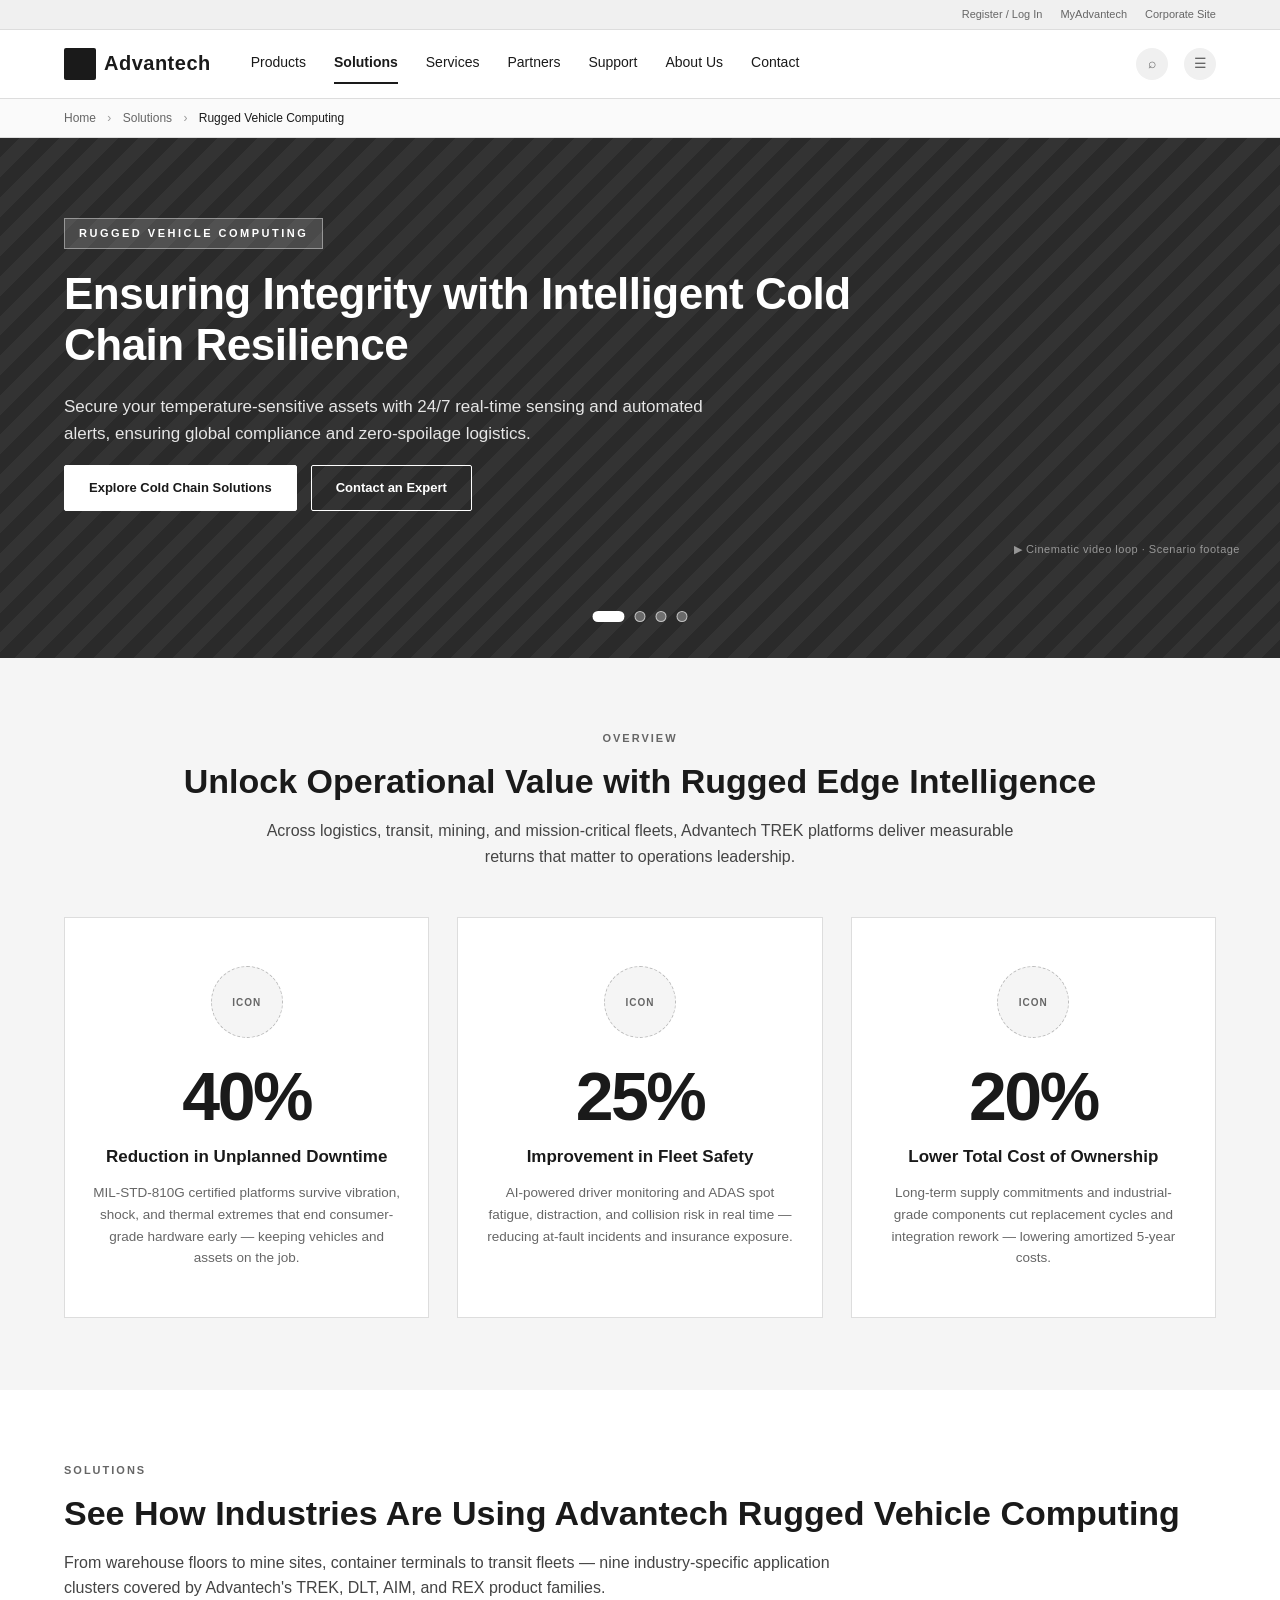
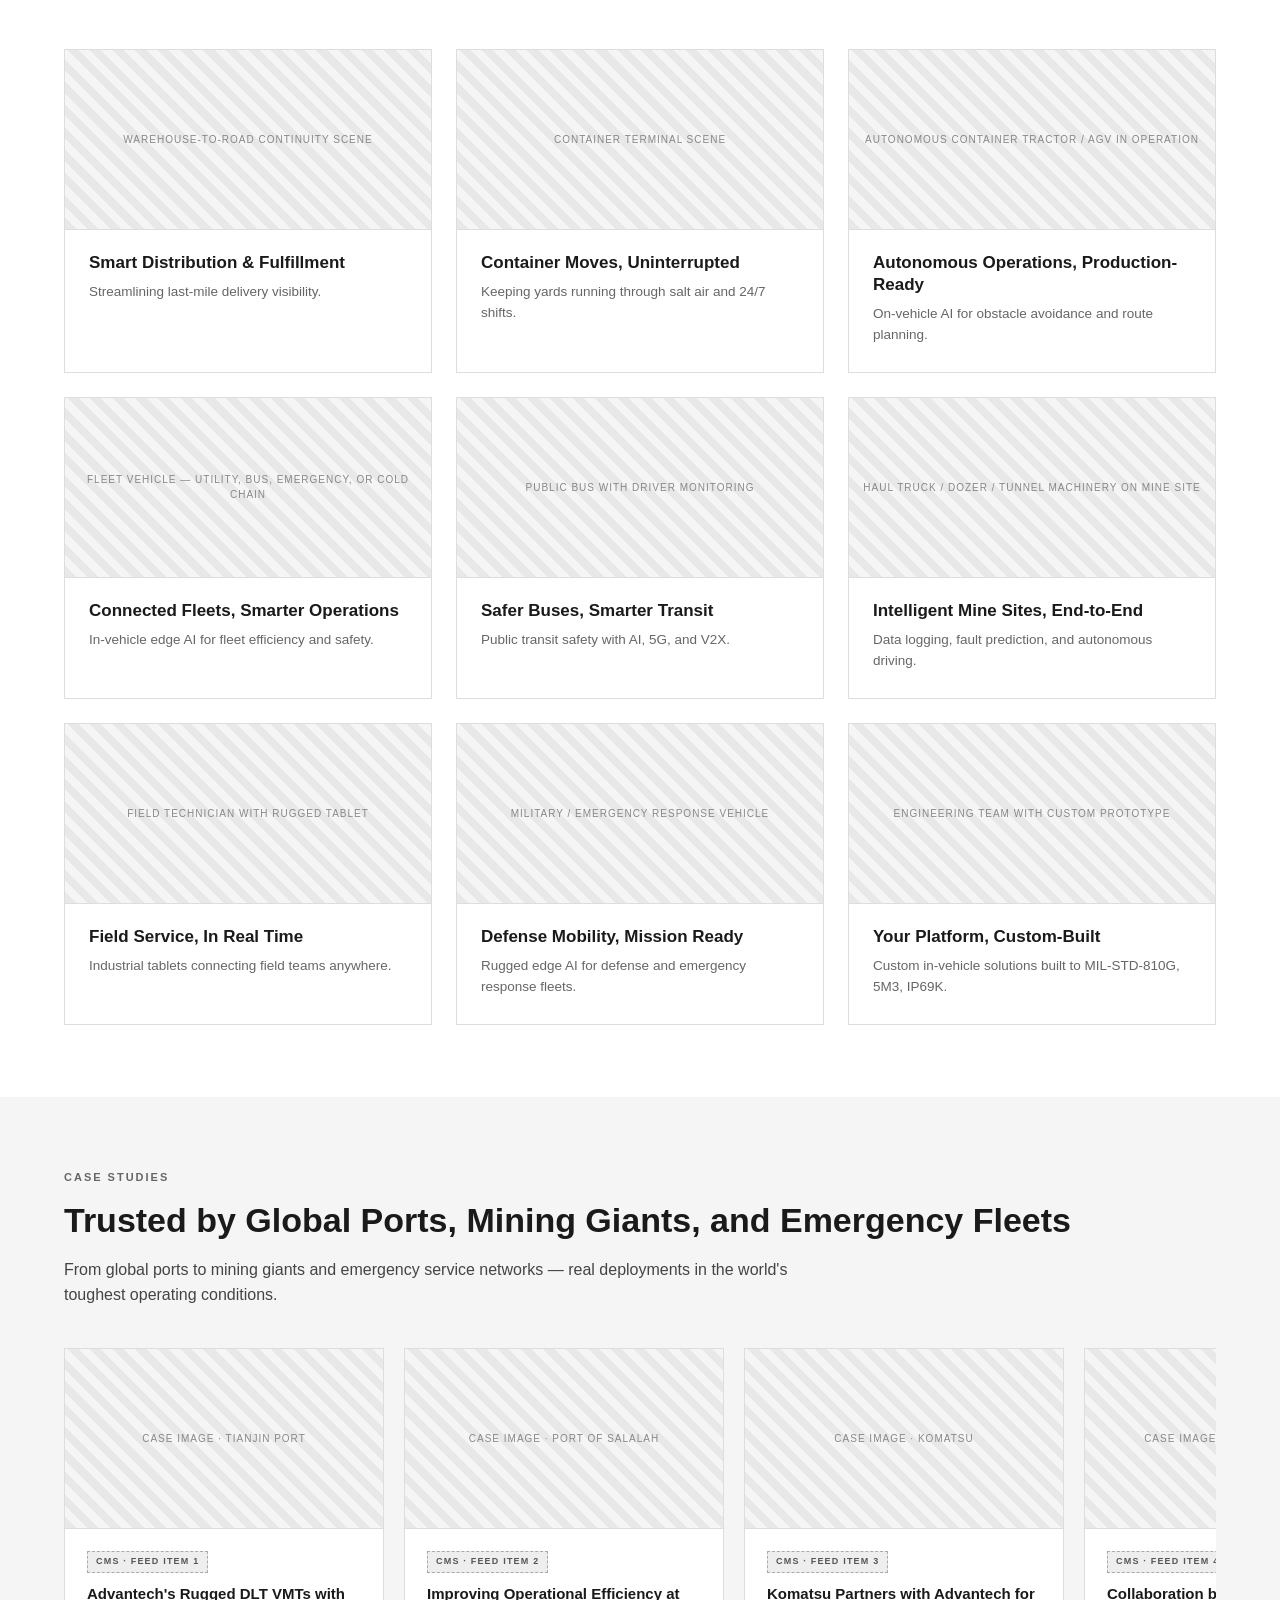
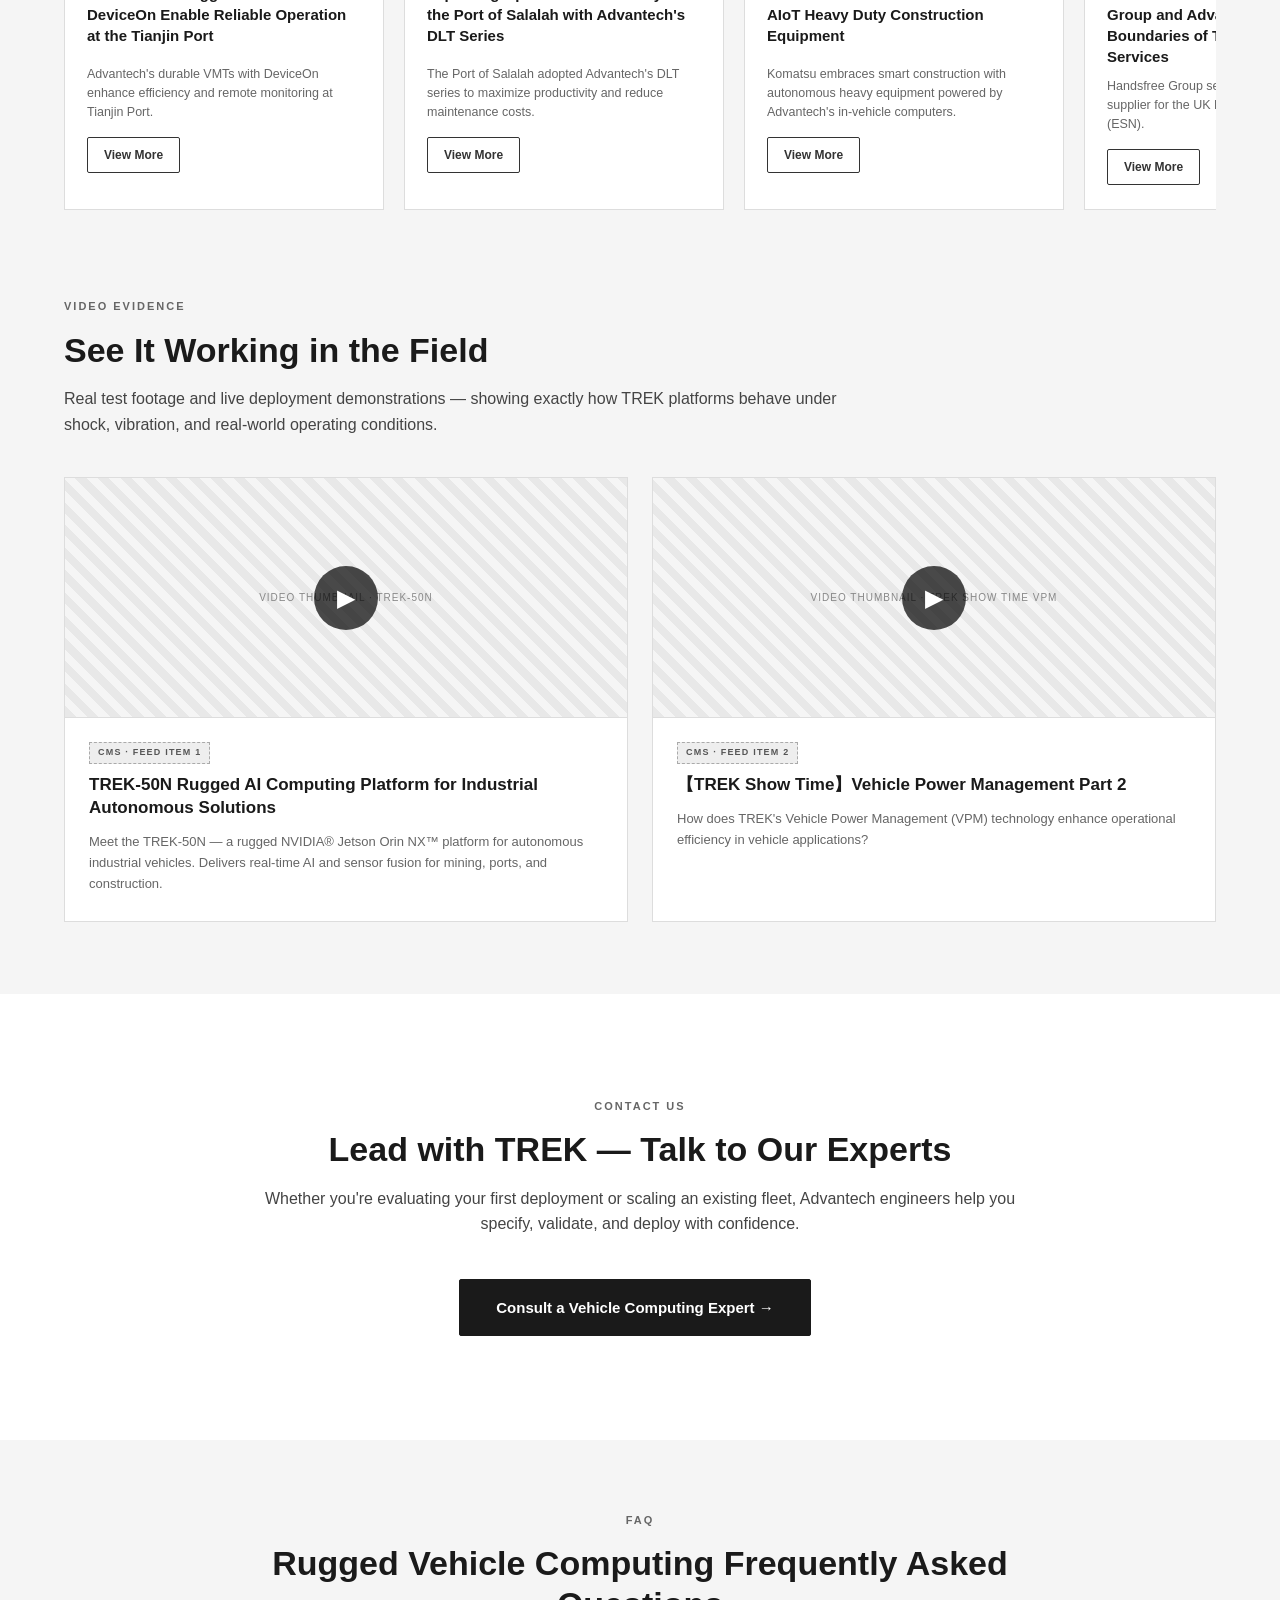
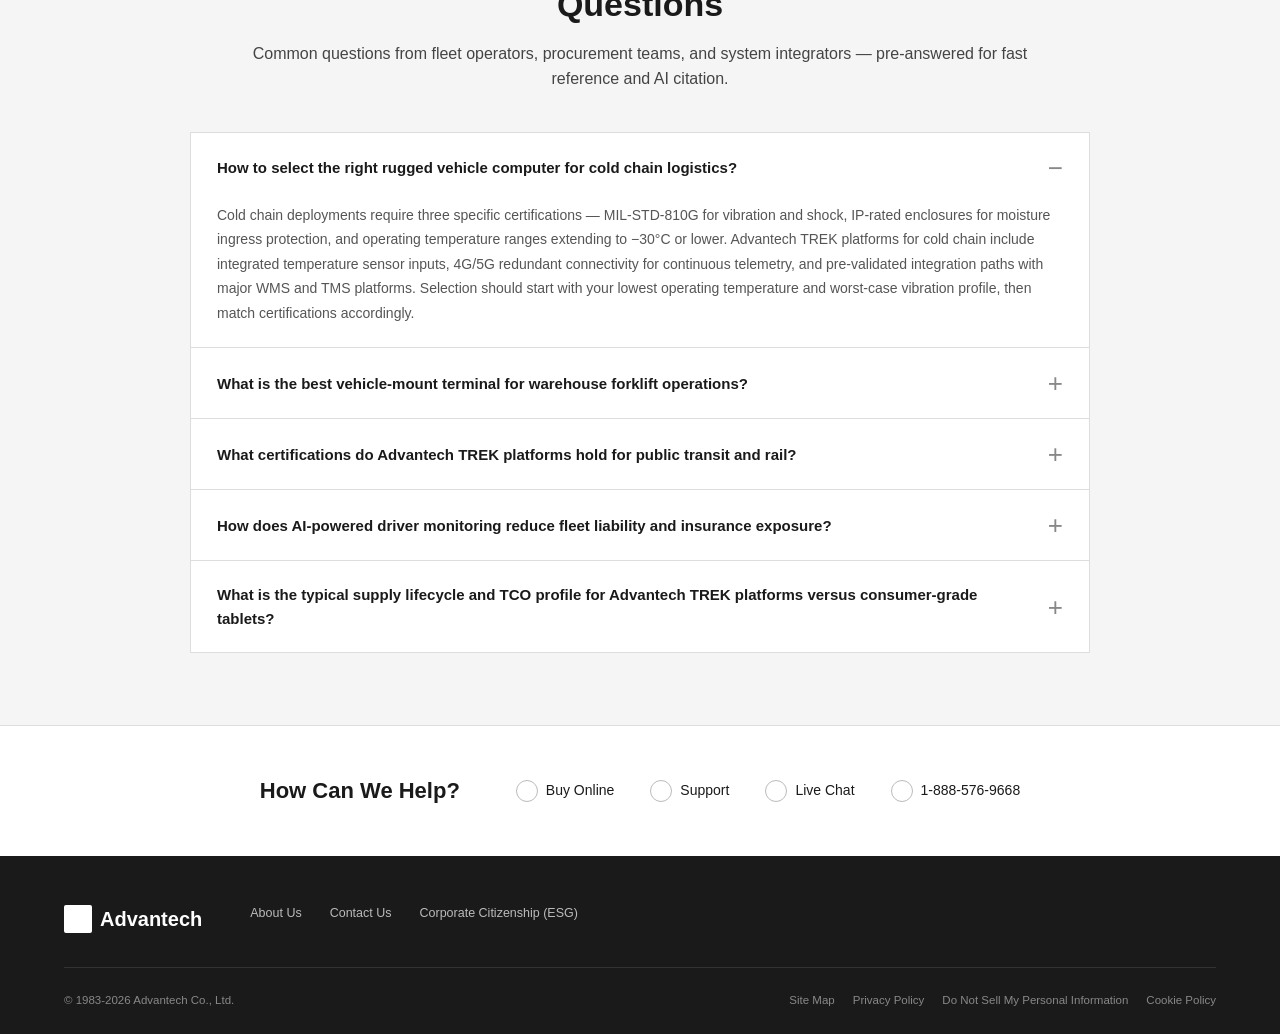
<file: project/uploads/wireframe-rugged-vehicle-computing-v8.html>
<!DOCTYPE html>
<html lang="en">
<head>
<meta charset="UTF-8">
<title>Rugged Vehicle Computing | Advantech</title>
<meta name="viewport" content="width=device-width, initial-scale=1.0">
<style>
  /* ==== Grayscale tokens (still wireframe-level visual, no brand color) ==== */
  :root {
    --wf-bg: #ffffff;
    --wf-surface: #ffffff;
    --wf-surface-alt: #f5f5f5;
    --wf-surface-dark: #e8e8e8;
    --wf-border: #ddd;
    --wf-border-strong: #bbb;
    --wf-text: #1a1a1a;
    --wf-text-muted: #666;
    --wf-text-light: #999;
    --wf-img-a: #e8e8e8;
    --wf-img-b: #f5f5f5;
    --wf-dark: #1a1a1a;
    --wf-nav-dark: #2a2a2a;
  }

  * { box-sizing: border-box; margin: 0; padding: 0; }
  html { scroll-behavior: smooth; }
  body {
    font-family: "Heebo", -apple-system, BlinkMacSystemFont, "Segoe UI",
                 "Helvetica Neue", "PingFang TC", "Noto Sans TC", sans-serif;
    background: var(--wf-bg);
    color: var(--wf-text);
    line-height: 1.55;
    font-size: 14px;
  }
  a { color: inherit; text-decoration: none; }
  img, .wf-img { display: block; }

  /* ====================================================================
     ADVANTECH HEADER — based on advantech.com structure
     ==================================================================== */

  /* Utility bar (top thin bar) */
  .adv-util-bar {
    background: #f0f0f0;
    border-bottom: 1px solid var(--wf-border);
    font-size: 11px;
    color: var(--wf-text-muted);
  }
  .adv-util-inner {
    max-width: 1200px;
    margin: 0 auto;
    padding: 6px 24px;
    display: flex;
    justify-content: flex-end;
    gap: 18px;
    align-items: center;
  }
  .adv-util-inner a:hover { color: var(--wf-text); }

  /* Main header bar */
  .adv-header {
    background: #ffffff;
    border-bottom: 1px solid var(--wf-border);
    position: sticky;
    top: 0;
    z-index: 100;
  }
  .adv-header-inner {
    max-width: 1200px;
    margin: 0 auto;
    padding: 14px 24px;
    display: flex;
    align-items: center;
    gap: 40px;
  }
  .adv-logo {
    font-weight: 800;
    font-size: 20px;
    letter-spacing: 0.5px;
    color: #1a1a1a;
    display: flex;
    align-items: center;
    gap: 8px;
    flex-shrink: 0;
  }
  .adv-logo::before {
    content: "";
    width: 32px;
    height: 32px;
    background: #1a1a1a;
    display: inline-block;
    border-radius: 2px;
  }

  /* Main nav */
  .adv-nav {
    display: flex;
    gap: 28px;
    font-size: 14px;
    font-weight: 500;
    flex: 1;
  }
  .adv-nav a {
    padding: 8px 0;
    color: #1a1a1a;
    border-bottom: 2px solid transparent;
    transition: border-color 0.15s;
  }
  .adv-nav a:hover { border-bottom-color: #1a1a1a; }
  .adv-nav a.active { border-bottom-color: #1a1a1a; font-weight: 700; }

  .adv-header-actions {
    display: flex;
    gap: 16px;
    align-items: center;
    font-size: 13px;
  }
  .adv-header-actions .icon-btn {
    width: 32px;
    height: 32px;
    border-radius: 50%;
    background: #f0f0f0;
    display: flex;
    align-items: center;
    justify-content: center;
    color: var(--wf-text-muted);
    font-size: 14px;
  }

  /* Breadcrumb */
  .adv-breadcrumb {
    background: #fafafa;
    border-bottom: 1px solid var(--wf-border);
    font-size: 12px;
    color: var(--wf-text-muted);
  }
  .adv-breadcrumb-inner {
    max-width: 1200px;
    margin: 0 auto;
    padding: 10px 24px;
  }
  .adv-breadcrumb a:hover { color: var(--wf-text); text-decoration: underline; }
  .adv-breadcrumb .sep { margin: 0 8px; color: var(--wf-text-light); }
  .adv-breadcrumb .current { color: var(--wf-text); font-weight: 500; }

  /* ====================================================================
     MAIN CONTENT LAYOUT
     ==================================================================== */
  main { background: var(--wf-bg); }
  .section {
    padding: 72px 0;
  }
  .section.alt { background: var(--wf-surface-alt); }
  .section-inner {
    max-width: 1200px;
    margin: 0 auto;
    padding: 0 24px;
  }

  /* Common typography inside sections */
  .section-eyebrow {
    font-size: 11px;
    font-weight: 700;
    letter-spacing: 2px;
    text-transform: uppercase;
    color: var(--wf-text-muted);
    margin-bottom: 14px;
  }
  .section-title {
    font-size: 34px;
    font-weight: 700;
    color: var(--wf-text);
    margin-bottom: 16px;
    line-height: 1.2;
  }
  .section-lead {
    font-size: 16px;
    color: #444;
    max-width: 780px;
    line-height: 1.6;
    margin-bottom: 8px;
  }

  /* Placeholders */
  .wf-img {
    background: repeating-linear-gradient(45deg, var(--wf-img-a),
                var(--wf-img-a) 8px, var(--wf-img-b) 8px, var(--wf-img-b) 16px);
    display: flex;
    align-items: center;
    justify-content: center;
    color: #888;
    font-size: 10px;
    letter-spacing: 1px;
    text-transform: uppercase;
    min-height: 100px;
    border: 1px solid var(--wf-border);
    text-align: center;
    padding: 8px;
  }
  .wf-img.tall { min-height: 200px; }

  /* Buttons */
  .btn {
    display: inline-block;
    padding: 12px 24px;
    border: 1px solid #333;
    background: #fff;
    color: #333;
    font-size: 13px;
    font-weight: 600;
    border-radius: 2px;
    margin-right: 10px;
    margin-top: 14px;
    cursor: pointer;
    font-family: inherit;
    transition: all 0.15s;
  }
  .btn:hover { background: #333; color: #fff; }
  .btn.primary { background: #1a1a1a; color: #fff; border-color: #1a1a1a; }
  .btn.primary:hover { background: #333; border-color: #333; }
  .btn.large { padding: 16px 36px; font-size: 15px; }

  /* ====================================================================
     ZONE 1 · HERO — KV Banner rotator
     ==================================================================== */
  .hero {
    position: relative;
    background: #1a1a1a;
    overflow: hidden;
  }
  .hero-wrap { position: relative; min-height: 520px; }
  .hero-frame {
    display: none;
    min-height: 520px;
    padding: 80px 0 120px;
    background: repeating-linear-gradient(135deg, #2a2a2a, #2a2a2a 14px, #333 14px, #333 28px);
    position: relative;
    color: #fff;
  }
  .hero-frame.active { display: block; }
  .hero-frame::after {
    content: "▶ Cinematic video loop · Scenario footage";
    position: absolute;
    bottom: 100px;
    right: 40px;
    font-size: 11px;
    color: rgba(255,255,255,0.5);
    letter-spacing: 0.5px;
  }
  .hero-content {
    max-width: 1200px;
    margin: 0 auto;
    padding: 0 24px;
    position: relative;
    z-index: 2;
  }
  .hero-eyebrow {
    display: inline-block;
    font-size: 11px;
    font-weight: 700;
    letter-spacing: 2.5px;
    text-transform: uppercase;
    color: #fff;
    background: rgba(255,255,255,0.15);
    padding: 6px 14px;
    border: 1px solid rgba(255,255,255,0.4);
    margin-bottom: 20px;
  }
  .hero-headline {
    font-size: 44px;
    font-weight: 800;
    line-height: 1.15;
    margin-bottom: 22px;
    max-width: 800px;
    letter-spacing: -0.5px;
  }
  .hero-lead {
    font-size: 17px;
    line-height: 1.6;
    max-width: 680px;
    color: rgba(255,255,255,0.88);
    margin-bottom: 4px;
  }
  .hero .btn {
    border-color: #fff;
    color: #fff;
    background: transparent;
  }
  .hero .btn:hover { background: #fff; color: #1a1a1a; }
  .hero .btn.primary { background: #fff; color: #1a1a1a; border-color: #fff; }
  .hero .btn.primary:hover { background: #e0e0e0; }

  /* KV dots */
  .hero-dots {
    position: absolute;
    bottom: 36px;
    left: 50%;
    transform: translateX(-50%);
    display: flex;
    gap: 10px;
    z-index: 10;
  }
  .hero-dot {
    width: 11px;
    height: 11px;
    border-radius: 50%;
    background: rgba(255,255,255,0.3);
    border: 1px solid rgba(255,255,255,0.6);
    cursor: pointer;
    transition: all 0.2s;
  }
  .hero-dot.active {
    background: #fff;
    width: 32px;
    border-radius: 6px;
  }
  .hero-dot:hover:not(.active) { background: rgba(255,255,255,0.55); }

  /* ====================================================================
     ZONE 2 · ROI — 3-column with icons
     ==================================================================== */
  .roi-grid {
    display: grid;
    grid-template-columns: repeat(3, 1fr);
    gap: 28px;
    margin-top: 48px;
  }
  .roi-card {
    background: #fff;
    border: 1px solid var(--wf-border);
    padding: 48px 28px;
    text-align: center;
    transition: transform 0.2s, box-shadow 0.2s;
  }
  .roi-card:hover {
    transform: translateY(-4px);
    box-shadow: 0 12px 24px rgba(0,0,0,0.08);
  }
  .roi-icon {
    width: 72px;
    height: 72px;
    margin: 0 auto 24px;
    background: var(--wf-surface-alt);
    border: 1px dashed var(--wf-border-strong);
    border-radius: 50%;
    display: flex;
    align-items: center;
    justify-content: center;
    color: var(--wf-text-muted);
    font-size: 10px;
    letter-spacing: 1px;
    text-transform: uppercase;
    position: relative;
  }
  .roi-icon::before {
    content: "ICON";
    font-weight: 600;
  }
  .roi-stat {
    font-size: 68px;
    font-weight: 800;
    color: var(--wf-text);
    line-height: 1;
    margin-bottom: 16px;
    letter-spacing: -2.5px;
  }
  .roi-label {
    font-size: 17px;
    font-weight: 700;
    color: var(--wf-text);
    margin-bottom: 14px;
    line-height: 1.3;
  }
  .roi-desc {
    font-size: 13.5px;
    color: var(--wf-text-muted);
    line-height: 1.6;
    max-width: 320px;
    margin: 0 auto;
  }

  /* ====================================================================
     ZONE 3 · 9-card grid
     ==================================================================== */
  .scenario-grid {
    display: grid;
    grid-template-columns: repeat(3, 1fr);
    gap: 24px;
    margin-top: 48px;
  }
  .scenario-card {
    background: #fff;
    border: 1px solid var(--wf-border);
    overflow: hidden;
    transition: transform 0.2s, box-shadow 0.2s;
    cursor: pointer;
  }
  .scenario-card:hover {
    transform: translateY(-4px);
    box-shadow: 0 12px 24px rgba(0,0,0,0.08);
  }
  .scenario-card .wf-img {
    min-height: 180px;
    border: none;
    border-bottom: 1px solid var(--wf-border);
  }
  .scenario-card-body { padding: 22px 24px 26px; }
  .scenario-tag {
    font-size: 17px;
    font-weight: 700;
    color: var(--wf-text);
    margin-bottom: 8px;
    line-height: 1.3;
  }
  .scenario-desc {
    font-size: 13.5px;
    color: var(--wf-text-muted);
    line-height: 1.55;
  }

  /* ====================================================================
     ZONE 4 · Trust (Case Studies + Videos) — CMS feed
     ==================================================================== */
  .subblock { margin-bottom: 72px; }
  .subblock:last-child { margin-bottom: 0; }

  .carousel-row {
    display: flex;
    gap: 20px;
    overflow-x: auto;
    padding-bottom: 16px;
    margin-top: 40px;
  }
  .carousel-row::-webkit-scrollbar { height: 6px; }
  .carousel-row::-webkit-scrollbar-thumb { background: #ccc; border-radius: 3px; }
  .case-card {
    min-width: 320px;
    max-width: 320px;
    flex-shrink: 0;
    background: #fff;
    border: 1px solid var(--wf-border);
  }
  .case-card .wf-img {
    min-height: 180px;
    border: none;
    border-bottom: 1px solid var(--wf-border);
  }
  .case-card-body { padding: 20px 22px 24px; }
  .case-card h3 {
    font-size: 15px;
    font-weight: 700;
    line-height: 1.4;
    margin-bottom: 10px;
    min-height: 72px;
  }
  .case-card p {
    font-size: 12.5px;
    color: var(--wf-text-muted);
    line-height: 1.55;
    margin-bottom: 14px;
  }
  .case-card .btn { margin-top: 0; padding: 8px 16px; font-size: 12px; }

  /* Video pair */
  .video-pair {
    display: grid;
    grid-template-columns: 1fr 1fr;
    gap: 24px;
    margin-top: 40px;
  }
  .video-card {
    background: #fff;
    border: 1px solid var(--wf-border);
    overflow: hidden;
  }
  .video-thumb {
    position: relative;
    min-height: 240px;
    background: repeating-linear-gradient(45deg, var(--wf-img-a),
                var(--wf-img-a) 8px, var(--wf-img-b) 8px, var(--wf-img-b) 16px);
    border-bottom: 1px solid var(--wf-border);
    display: flex;
    align-items: center;
    justify-content: center;
    color: #888;
    font-size: 10px;
    letter-spacing: 1px;
    text-transform: uppercase;
    text-align: center;
  }
  .video-thumb .play {
    position: absolute;
    top: 50%; left: 50%;
    transform: translate(-50%, -50%);
    width: 64px; height: 64px;
    border-radius: 50%;
    background: rgba(0,0,0,0.7);
    color: #fff;
    display: flex;
    align-items: center;
    justify-content: center;
    font-size: 24px;
    transition: transform 0.2s;
  }
  .video-card:hover .play { transform: translate(-50%, -50%) scale(1.08); }
  .video-body { padding: 22px 24px 26px; }
  .video-body h3 {
    font-size: 17px;
    font-weight: 700;
    line-height: 1.35;
    margin-bottom: 12px;
  }
  .video-body p {
    font-size: 13px;
    color: var(--wf-text-muted);
    line-height: 1.6;
  }

  /* CMS badge */
  .cms-badge {
    display: inline-block;
    background: #eee;
    color: #555;
    font-size: 9px;
    font-weight: 700;
    letter-spacing: 1.2px;
    padding: 3px 8px;
    border: 1px dashed #aaa;
    margin-bottom: 10px;
    text-transform: uppercase;
  }

  /* ====================================================================
     ZONE 5 · Conversion (single CTA)
     ==================================================================== */
  .conversion-block { text-align: center; padding: 32px 0; }
  .conversion-block .section-lead { margin: 0 auto 28px; }

  /* ====================================================================
     FAQ · Accordion
     ==================================================================== */
  .faq-container { max-width: 900px; margin: 0 auto; }
  .acc-item {
    background: #fff;
    border: 1px solid var(--wf-border);
    border-bottom: none;
  }
  .acc-item:last-child { border-bottom: 1px solid var(--wf-border); }
  .acc-q {
    padding: 22px 26px;
    font-size: 15px;
    font-weight: 700;
    display: flex;
    justify-content: space-between;
    align-items: center;
    cursor: pointer;
    color: var(--wf-text);
    user-select: none;
    transition: background 0.15s;
  }
  .acc-q:hover { background: #fafafa; }
  .acc-q::after {
    content: "+";
    color: #888;
    font-size: 26px;
    font-weight: 300;
    line-height: 1;
    margin-left: 20px;
    flex-shrink: 0;
  }
  .acc-a {
    padding: 0 26px 22px;
    font-size: 14px;
    color: #555;
    display: none;
    line-height: 1.75;
  }
  .acc-item.open .acc-q::after { content: "−"; }
  .acc-item.open .acc-a { display: block; }

  /* ====================================================================
     MODAL (Zone 5 Simple Form placeholder)
     ==================================================================== */
  .modal-backdrop {
    display: none;
    position: fixed;
    inset: 0;
    background: rgba(0,0,0,0.6);
    z-index: 200;
    align-items: center;
    justify-content: center;
    padding: 24px;
  }
  .modal-backdrop.open { display: flex; }
  .modal-box {
    background: #fff;
    max-width: 560px;
    width: 100%;
    padding: 40px;
    position: relative;
    border-radius: 2px;
  }
  .modal-close {
    position: absolute;
    top: 16px;
    right: 20px;
    background: transparent;
    border: none;
    font-size: 24px;
    color: #888;
    cursor: pointer;
    line-height: 1;
  }
  .modal-eyebrow {
    font-size: 11px;
    font-weight: 700;
    letter-spacing: 2px;
    text-transform: uppercase;
    color: var(--wf-text-muted);
    margin-bottom: 10px;
  }
  .modal-title {
    font-size: 22px;
    font-weight: 700;
    margin-bottom: 20px;
  }
  .modal-placeholder {
    border: 2px dashed #bbb;
    background: #f4f4f4;
    padding: 28px 20px;
    text-align: center;
    color: #888;
    font-size: 13px;
    font-style: italic;
    line-height: 1.65;
  }
  .modal-placeholder strong {
    display: block;
    color: #555;
    font-size: 11px;
    letter-spacing: 1.5px;
    text-transform: uppercase;
    margin-bottom: 12px;
    font-style: normal;
  }

  /* ====================================================================
     ADVANTECH FOOTER — based on advantech.com structure
     ==================================================================== */
  .adv-help {
    background: #fff;
    border-top: 1px solid var(--wf-border);
    padding: 48px 0;
  }
  .adv-help-inner {
    max-width: 1200px;
    margin: 0 auto;
    padding: 0 24px;
    display: flex;
    gap: 36px;
    justify-content: center;
    align-items: center;
    flex-wrap: wrap;
  }
  .adv-help h3 {
    font-size: 22px;
    font-weight: 700;
    margin-right: 20px;
  }
  .adv-help-item {
    display: flex;
    align-items: center;
    gap: 8px;
    font-size: 14px;
    color: var(--wf-text-muted);
  }
  .adv-help-item::before {
    content: "";
    display: inline-block;
    width: 20px; height: 20px;
    border: 1px solid var(--wf-border-strong);
    border-radius: 50%;
  }
  .adv-help-item a { color: var(--wf-text); font-weight: 500; }
  .adv-help-item a:hover { text-decoration: underline; }

  .adv-footer {
    background: #1a1a1a;
    color: #bbb;
    padding: 48px 0 24px;
    font-size: 12.5px;
  }
  .adv-footer-inner {
    max-width: 1200px;
    margin: 0 auto;
    padding: 0 24px;
  }
  .adv-footer-top {
    display: flex;
    gap: 48px;
    align-items: flex-start;
    flex-wrap: wrap;
    padding-bottom: 32px;
    border-bottom: 1px solid #333;
  }
  .adv-footer-logo {
    font-size: 20px;
    font-weight: 800;
    color: #fff;
    display: flex;
    align-items: center;
    gap: 8px;
  }
  .adv-footer-logo::before {
    content: "";
    width: 28px; height: 28px;
    background: #fff;
    border-radius: 2px;
  }
  .adv-footer-nav {
    display: flex;
    gap: 28px;
    flex: 1;
  }
  .adv-footer-nav a { color: #bbb; }
  .adv-footer-nav a:hover { color: #fff; }

  .adv-footer-bottom {
    display: flex;
    gap: 24px;
    justify-content: space-between;
    align-items: center;
    flex-wrap: wrap;
    padding-top: 24px;
    font-size: 11.5px;
    color: #888;
  }
  .adv-footer-bottom-links { display: flex; gap: 18px; flex-wrap: wrap; }
  .adv-footer-bottom-links a { color: #888; }
  .adv-footer-bottom-links a:hover { color: #bbb; }

  /* ====================================================================
     Responsive
     ==================================================================== */
  @media (max-width: 960px) {
    .adv-header-inner { flex-wrap: wrap; gap: 16px; }
    .adv-nav { order: 3; width: 100%; overflow-x: auto; padding-bottom: 4px; }
    .roi-grid, .scenario-grid { grid-template-columns: repeat(2, 1fr); }
    .video-pair { grid-template-columns: 1fr; }
    .hero-headline { font-size: 30px; }
    .section { padding: 56px 0; }
    .section-title { font-size: 26px; }
  }
  @media (max-width: 600px) {
    .roi-grid, .scenario-grid { grid-template-columns: 1fr; }
    .hero-headline { font-size: 24px; }
    .hero-frame { padding: 60px 0 120px; }
  }
</style>
</head>
<body>

<!-- ====================================================================
     ADVANTECH HEADER
     ==================================================================== -->
<div class="adv-util-bar">
  <div class="adv-util-inner">
    <a href="#">Register / Log In</a>
    <a href="#">MyAdvantech</a>
    <a href="#">Corporate Site</a>
  </div>
</div>
<header class="adv-header">
  <div class="adv-header-inner">
    <a href="#" class="adv-logo">Advantech</a>
    <nav class="adv-nav">
      <a href="#">Products</a>
      <a href="#" class="active">Solutions</a>
      <a href="#">Services</a>
      <a href="#">Partners</a>
      <a href="#">Support</a>
      <a href="#">About Us</a>
      <a href="#">Contact</a>
    </nav>
    <div class="adv-header-actions">
      <span class="icon-btn">⌕</span>
      <span class="icon-btn">☰</span>
    </div>
  </div>
</header>
<div class="adv-breadcrumb">
  <div class="adv-breadcrumb-inner">
    <a href="#">Home</a>
    <span class="sep">›</span>
    <a href="#">Solutions</a>
    <span class="sep">›</span>
    <span class="current">Rugged Vehicle Computing</span>
  </div>
</div>

<!-- ====================================================================
     AI SNAPSHOT (Hidden aside for AI Indexing)
     ==================================================================== -->
<aside aria-label="AI Snapshot" style="position:absolute;width:1px;height:1px;padding:0;margin:-1px;overflow:hidden;clip:rect(0,0,0,0);white-space:nowrap;border:0;">
  Advantech Rugged Vehicle Computing (TREK) provides industrial-grade in-vehicle AI and computing
  solutions certified with MIL-STD-810G, ISO 7637-2, E-Mark, and EN 50155. Our portfolio includes
  rugged tablets, vehicle-mount terminals (VMT), dual-system edge AI platforms, and AI-enabled
  fleet management systems. TREK solutions are deployed across nine industry-specific contexts —
  intelligent warehouse and logistics, smart port and container terminal operations, autonomous
  industrial vehicles, commercial fleet management, public transportation and iBus, heavy-duty
  machinery and intelligent mining, mobile computing for field service, mission-critical defense
  mobility, and custom in-vehicle design-to-order services. Backed by Advantech's long-term supply
  commitment and global FAE network, these platforms reduce unplanned downtime, improve fleet
  safety, and lower total cost of ownership for fleet operators, system integrators, and
  public-sector buyers worldwide.
</aside>

<main>

  <!-- ================================================================
       ZONE 1 · HERO (KV Banner · 4-frame rotator)
       ================================================================ -->
  <section class="hero" id="zone-1">
    <div class="hero-wrap">

      <!-- Banner 1 -->
      <div class="hero-frame active" data-frame="1">
        <div class="hero-content">
          <span class="hero-eyebrow">Rugged Vehicle Computing</span>
          <h1 class="hero-headline">Ensuring Integrity with Intelligent Cold Chain Resilience</h1>
          <p class="hero-lead">
            Secure your temperature-sensitive assets with 24/7 real-time sensing and automated
            alerts, ensuring global compliance and zero-spoilage logistics.
          </p>
          <div>
            <a class="btn primary">Explore Cold Chain Solutions</a>
            <a class="btn">Contact an Expert</a>
          </div>
        </div>
      </div>

      <!-- Banner 2 -->
      <div class="hero-frame" data-frame="2">
        <div class="hero-content">
          <span class="hero-eyebrow">Rugged Vehicle Computing</span>
          <h1 class="hero-headline">Accelerating Fulfillment through Seamless Warehouse Automation</h1>
          <p class="hero-lead">
            Eliminate lead-time bottlenecks and manual errors with high-performance vehicle-mount
            terminals designed for peak operational efficiency.
          </p>
          <div>
            <a class="btn primary">Explore Warehouse Solutions</a>
            <a class="btn">Contact an Expert</a>
          </div>
        </div>
      </div>

      <!-- Banner 3 -->
      <div class="hero-frame" data-frame="3">
        <div class="hero-content">
          <span class="hero-eyebrow">Rugged Vehicle Computing</span>
          <h1 class="hero-headline">Empowering Mobile Workforces in Harsh Environments</h1>
          <p class="hero-lead">
            Maximize on-site productivity with MIL-STD certified tablets and modular peripherals,
            connecting your field teams to real-time intelligence anywhere.
          </p>
          <div>
            <a class="btn primary">Explore Mobile Computing</a>
            <a class="btn">Contact an Expert</a>
          </div>
        </div>
      </div>

      <!-- Banner 4 -->
      <div class="hero-frame" data-frame="4">
        <div class="hero-content">
          <span class="hero-eyebrow">Rugged Vehicle Computing</span>
          <h1 class="hero-headline">AI-Driven Safety for Mission-Critical Fleet Excellence</h1>
          <p class="hero-lead">
            Leverage AI-powered behavior monitoring and advanced ADAS to protect drivers and
            assets, reducing liability while optimizing fleet continuity.
          </p>
          <div>
            <a class="btn primary">Explore Fleet AI Solutions</a>
            <a class="btn">Contact an Expert</a>
          </div>
        </div>
      </div>

      <!-- Dots -->
      <div class="hero-dots">
        <span class="hero-dot active" data-target="1"></span>
        <span class="hero-dot" data-target="2"></span>
        <span class="hero-dot" data-target="3"></span>
        <span class="hero-dot" data-target="4"></span>
      </div>
    </div>
  </section>

  <!-- ================================================================
       ZONE 2 · STRATEGIC IMPACT & OPERATIONAL ROI
       ================================================================ -->
  <section class="section alt" id="zone-2">
    <div class="section-inner">
      <div style="text-align:center;">
        <div class="section-eyebrow">Overview</div>
        <h2 class="section-title">Unlock Operational Value with Rugged Edge Intelligence</h2>
        <p class="section-lead" style="margin: 0 auto;">
          Across logistics, transit, mining, and mission-critical fleets, Advantech TREK platforms
          deliver measurable returns that matter to operations leadership.
        </p>
      </div>

      <div class="roi-grid">
        <div class="roi-card">
          <div class="roi-icon"></div>
          <div class="roi-stat">40%</div>
          <div class="roi-label">Reduction in Unplanned Downtime</div>
          <p class="roi-desc">
            MIL-STD-810G certified platforms survive vibration, shock, and thermal extremes that
            end consumer-grade hardware early — keeping vehicles and assets on the job.
          </p>
        </div>

        <div class="roi-card">
          <div class="roi-icon"></div>
          <div class="roi-stat">25%</div>
          <div class="roi-label">Improvement in Fleet Safety</div>
          <p class="roi-desc">
            AI-powered driver monitoring and ADAS spot fatigue, distraction, and collision risk
            in real time — reducing at-fault incidents and insurance exposure.
          </p>
        </div>

        <div class="roi-card">
          <div class="roi-icon"></div>
          <div class="roi-stat">20%</div>
          <div class="roi-label">Lower Total Cost of Ownership</div>
          <p class="roi-desc">
            Long-term supply commitments and industrial-grade components cut replacement cycles
            and integration rework — lowering amortized 5-year costs.
          </p>
        </div>
      </div>
    </div>
  </section>

  <!-- ================================================================
       ZONE 3 · INDUSTRY-SPECIFIC APPLICATION CLUSTERS
       ================================================================ -->
  <section class="section" id="zone-3">
    <div class="section-inner">
      <div class="section-eyebrow">Solutions</div>
      <h2 class="section-title">See How Industries Are Using Advantech Rugged Vehicle Computing</h2>
      <p class="section-lead">
        From warehouse floors to mine sites, container terminals to transit fleets — nine
        industry-specific application clusters covered by Advantech's TREK, DLT, AIM, and REX
        product families.
      </p>

      <div class="scenario-grid">
        <div class="scenario-card">
          <div class="wf-img">Warehouse-to-road continuity scene</div>
          <div class="scenario-card-body">
            <div class="scenario-tag">Smart Distribution &amp; Fulfillment</div>
            <p class="scenario-desc">Streamlining last-mile delivery visibility.</p>
          </div>
        </div>

        <div class="scenario-card">
          <div class="wf-img">Container terminal scene</div>
          <div class="scenario-card-body">
            <div class="scenario-tag">Container Moves, Uninterrupted</div>
            <p class="scenario-desc">Keeping yards running through salt air and 24/7 shifts.</p>
          </div>
        </div>

        <div class="scenario-card">
          <div class="wf-img">Autonomous container tractor / AGV in operation</div>
          <div class="scenario-card-body">
            <div class="scenario-tag">Autonomous Operations, Production-Ready</div>
            <p class="scenario-desc">On-vehicle AI for obstacle avoidance and route planning.</p>
          </div>
        </div>

        <div class="scenario-card">
          <div class="wf-img">Fleet vehicle — utility, bus, emergency, or cold chain</div>
          <div class="scenario-card-body">
            <div class="scenario-tag">Connected Fleets, Smarter Operations</div>
            <p class="scenario-desc">In-vehicle edge AI for fleet efficiency and safety.</p>
          </div>
        </div>

        <div class="scenario-card">
          <div class="wf-img">Public bus with driver monitoring</div>
          <div class="scenario-card-body">
            <div class="scenario-tag">Safer Buses, Smarter Transit</div>
            <p class="scenario-desc">Public transit safety with AI, 5G, and V2X.</p>
          </div>
        </div>

        <div class="scenario-card">
          <div class="wf-img">Haul truck / dozer / tunnel machinery on mine site</div>
          <div class="scenario-card-body">
            <div class="scenario-tag">Intelligent Mine Sites, End-to-End</div>
            <p class="scenario-desc">Data logging, fault prediction, and autonomous driving.</p>
          </div>
        </div>

        <div class="scenario-card">
          <div class="wf-img">Field technician with rugged tablet</div>
          <div class="scenario-card-body">
            <div class="scenario-tag">Field Service, In Real Time</div>
            <p class="scenario-desc">Industrial tablets connecting field teams anywhere.</p>
          </div>
        </div>

        <div class="scenario-card">
          <div class="wf-img">Military / emergency response vehicle</div>
          <div class="scenario-card-body">
            <div class="scenario-tag">Defense Mobility, Mission Ready</div>
            <p class="scenario-desc">Rugged edge AI for defense and emergency response fleets.</p>
          </div>
        </div>

        <div class="scenario-card">
          <div class="wf-img">Engineering team with custom prototype</div>
          <div class="scenario-card-body">
            <div class="scenario-tag">Your Platform, Custom-Built</div>
            <p class="scenario-desc">Custom in-vehicle solutions built to MIL-STD-810G, 5M3, IP69K.</p>
          </div>
        </div>
      </div>
    </div>
  </section>

  <!-- ================================================================
       ZONE 4 · TRUST (Case Studies + Videos · CMS feed)
       ================================================================ -->
  <section class="section alt" id="zone-4">
    <div class="section-inner">

      <!-- Sub-block A: Case Studies -->
      <div class="subblock">
        <div class="section-eyebrow">Case Studies</div>
        <h2 class="section-title">Trusted by Global Ports, Mining Giants, and Emergency Fleets</h2>
        <p class="section-lead">
          From global ports to mining giants and emergency service networks — real deployments
          in the world's toughest operating conditions.
        </p>

        <div class="carousel-row">

          <div class="case-card">
            <div class="wf-img">Case Image · Tianjin Port</div>
            <div class="case-card-body">
              <span class="cms-badge">CMS · Feed Item 1</span>
              <h3>Advantech's Rugged DLT VMTs with DeviceOn Enable Reliable Operation at the Tianjin Port</h3>
              <p>Advantech's durable VMTs with DeviceOn enhance efficiency and remote monitoring at Tianjin Port.</p>
              <a class="btn">View More</a>
            </div>
          </div>

          <div class="case-card">
            <div class="wf-img">Case Image · Port of Salalah</div>
            <div class="case-card-body">
              <span class="cms-badge">CMS · Feed Item 2</span>
              <h3>Improving Operational Efficiency at the Port of Salalah with Advantech's DLT Series</h3>
              <p>The Port of Salalah adopted Advantech's DLT series to maximize productivity and reduce maintenance costs.</p>
              <a class="btn">View More</a>
            </div>
          </div>

          <div class="case-card">
            <div class="wf-img">Case Image · Komatsu</div>
            <div class="case-card-body">
              <span class="cms-badge">CMS · Feed Item 3</span>
              <h3>Komatsu Partners with Advantech for AIoT Heavy Duty Construction Equipment</h3>
              <p>Komatsu embraces smart construction with autonomous heavy equipment powered by Advantech's in-vehicle computers.</p>
              <a class="btn">View More</a>
            </div>
          </div>

          <div class="case-card">
            <div class="wf-img">Case Image · Handsfree Group</div>
            <div class="case-card-body">
              <span class="cms-badge">CMS · Feed Item 4</span>
              <h3>Collaboration between Handsfree Group and Advantech Stretches the Boundaries of The Emergency Services</h3>
              <p>Handsfree Group selected Advantech as a key supplier for the UK Emergency Services Network (ESN).</p>
              <a class="btn">View More</a>
            </div>
          </div>

        </div>
      </div>

      <!-- Sub-block B: Video Evidence -->
      <div class="subblock">
        <div class="section-eyebrow">Video Evidence</div>
        <h2 class="section-title">See It Working in the Field</h2>
        <p class="section-lead">
          Real test footage and live deployment demonstrations — showing exactly how TREK
          platforms behave under shock, vibration, and real-world operating conditions.
        </p>

        <div class="video-pair">

          <div class="video-card">
            <div class="video-thumb">
              Video Thumbnail · TREK-50N
              <div class="play">▶</div>
            </div>
            <div class="video-body">
              <span class="cms-badge">CMS · Feed Item 1</span>
              <h3>TREK-50N Rugged AI Computing Platform for Industrial Autonomous Solutions</h3>
              <p>Meet the TREK-50N — a rugged NVIDIA® Jetson Orin NX™ platform for autonomous industrial vehicles. Delivers real-time AI and sensor fusion for mining, ports, and construction.</p>
            </div>
          </div>

          <div class="video-card">
            <div class="video-thumb">
              Video Thumbnail · TREK Show Time VPM
              <div class="play">▶</div>
            </div>
            <div class="video-body">
              <span class="cms-badge">CMS · Feed Item 2</span>
              <h3>【TREK Show Time】Vehicle Power Management Part 2</h3>
              <p>How does TREK's Vehicle Power Management (VPM) technology enhance operational efficiency in vehicle applications?</p>
            </div>
          </div>

        </div>
      </div>

    </div>
  </section>

  <!-- ================================================================
       ZONE 5 · CONVERSION (Single CTA · A-Plan)
       ================================================================ -->
  <section class="section" id="zone-5">
    <div class="section-inner">
      <div class="conversion-block">
        <div class="section-eyebrow">Contact Us</div>
        <h2 class="section-title">Lead with TREK — Talk to Our Experts</h2>
        <p class="section-lead">
          Whether you're evaluating your first deployment or scaling an existing fleet, Advantech
          engineers help you specify, validate, and deploy with confidence.
        </p>
        <a class="btn primary large" id="open-modal-btn">Consult a Vehicle Computing Expert →</a>
      </div>
    </div>
  </section>

  <!-- ================================================================
       FAQ · Accordion
       ================================================================ -->
  <section class="section alt" id="faq">
    <div class="section-inner">
      <div class="faq-container">
        <div style="text-align:center;">
          <div class="section-eyebrow">FAQ</div>
          <h2 class="section-title">Rugged Vehicle Computing Frequently Asked Questions</h2>
          <p class="section-lead" style="margin:0 auto 40px;">
            Common questions from fleet operators, procurement teams, and system integrators —
            pre-answered for fast reference and AI citation.
          </p>
        </div>

        <div class="acc-item open">
          <div class="acc-q">How to select the right rugged vehicle computer for cold chain logistics?</div>
          <div class="acc-a">
            Cold chain deployments require three specific certifications — MIL-STD-810G for
            vibration and shock, IP-rated enclosures for moisture ingress protection, and operating
            temperature ranges extending to −30°C or lower. Advantech TREK platforms for cold chain
            include integrated temperature sensor inputs, 4G/5G redundant connectivity for continuous
            telemetry, and pre-validated integration paths with major WMS and TMS platforms.
            Selection should start with your lowest operating temperature and worst-case vibration
            profile, then match certifications accordingly.
          </div>
        </div>

        <div class="acc-item">
          <div class="acc-q">What is the best vehicle-mount terminal for warehouse forklift operations?</div>
          <div class="acc-a">
            The best VMT for warehouse forklift operations combines sunlight-readable displays,
            glove-compatible touchscreens, and shock-resistant mounting hardware rated for constant
            vibration. Advantech's VMT series meets ANSI B56.11 forklift mounting standards and
            supports both legacy serial and modern Ethernet WMS protocols through a single terminal.
            Screen size selection depends on workflow complexity — 10-inch for pick-and-pack,
            12-inch for complex receiving workflows.
          </div>
        </div>

        <div class="acc-item">
          <div class="acc-q">What certifications do Advantech TREK platforms hold for public transit and rail?</div>
          <div class="acc-a">
            Advantech TREK in-vehicle platforms designated for public transit and rail carry
            EN 50155 compliance for rolling stock electronics, E-Mark approval for automotive
            electromagnetic compatibility, and ISO 7637-2 for in-vehicle voltage transient immunity.
            Specific certifications vary by SKU — consult the Advantech selection guide or engage
            a regional FAE for verification on your target deployment profile.
          </div>
        </div>

        <div class="acc-item">
          <div class="acc-q">How does AI-powered driver monitoring reduce fleet liability and insurance exposure?</div>
          <div class="acc-a">
            AI-powered driver monitoring systems (DMS) use in-cab cameras and edge inference to
            detect fatigue, distraction, and policy violations in real time. By issuing in-cab alerts
            and logging verifiable incident data with timestamps, DMS platforms deliver documented
            due-diligence evidence that reduces insurance exposure and at-fault liability in
            commercial fleet operations. Advantech TREK DMS platforms run inference locally on the
            vehicle, so alerting continues even when cellular connectivity is lost.
          </div>
        </div>

        <div class="acc-item">
          <div class="acc-q">What is the typical supply lifecycle and TCO profile for Advantech TREK platforms versus consumer-grade tablets?</div>
          <div class="acc-a">
            Advantech TREK products are built on industrial-grade components with long-term supply
            commitments — typically spanning multiple years beyond consumer-grade alternatives.
            This supply longevity, combined with substantially lower failure rates in field
            conditions, lowers the amortized 5-year total cost of ownership compared to consumer
            tablets that require replacement every 18–24 months. Procurement teams should model
            TCO across replacement cycles, integration labor, and downtime cost — not just unit price.
          </div>
        </div>

      </div>
    </div>
  </section>

</main>

<!-- ====================================================================
     ZONE 5 MODAL
     ==================================================================== -->
<div class="modal-backdrop" id="modal-backdrop">
  <div class="modal-box">
    <button class="modal-close" id="modal-close-btn" aria-label="Close">✕</button>
    <div class="modal-eyebrow">Modal · Simple Form</div>
    <div class="modal-title">Consult a Vehicle Computing Expert</div>
    <div class="modal-placeholder">
      <strong>Marcom content pending</strong>
      Modal Title, Description, Form Fields (Name / Company / Email / Deployment Scope / Message),
      Submit Button text, and post-submit success message will be provided by Marcom.
      <br><br>
      Wireframe shows container interaction only.
    </div>
  </div>
</div>

<!-- ====================================================================
     ADVANTECH FOOTER
     ==================================================================== -->
<section class="adv-help">
  <div class="adv-help-inner">
    <h3>How Can We Help?</h3>
    <div class="adv-help-item"><a href="#">Buy Online</a></div>
    <div class="adv-help-item"><a href="#">Support</a></div>
    <div class="adv-help-item"><a href="#">Live Chat</a></div>
    <div class="adv-help-item"><a href="tel:1-888-576-9668">1-888-576-9668</a></div>
  </div>
</section>

<footer class="adv-footer">
  <div class="adv-footer-inner">
    <div class="adv-footer-top">
      <a class="adv-footer-logo">Advantech</a>
      <div class="adv-footer-nav">
        <a href="#">About Us</a>
        <a href="#">Contact Us</a>
        <a href="#">Corporate Citizenship (ESG)</a>
      </div>
    </div>
    <div class="adv-footer-bottom">
      <span>© 1983-2026 Advantech Co., Ltd.</span>
      <div class="adv-footer-bottom-links">
        <a href="#">Site Map</a>
        <a href="#">Privacy Policy</a>
        <a href="#">Do Not Sell My Personal Information</a>
        <a href="#">Cookie Policy</a>
      </div>
    </div>
  </div>
</footer>

<script>
  // ===== Accordion =====
  document.querySelectorAll('.acc-q').forEach(q => {
    q.addEventListener('click', () => q.parentElement.classList.toggle('open'));
  });

  // ===== KV Banner rotator =====
  const dots = document.querySelectorAll('.hero-dot');
  const frames = document.querySelectorAll('.hero-frame');
  function switchFrame(target) {
    dots.forEach(d => d.classList.remove('active'));
    frames.forEach(f => f.classList.remove('active'));
    document.querySelector('.hero-dot[data-target="' + target + '"]').classList.add('active');
    document.querySelector('.hero-frame[data-frame="' + target + '"]').classList.add('active');
  }
  dots.forEach(d => d.addEventListener('click', () => switchFrame(d.getAttribute('data-target'))));
  let idx = 1;
  let timer = setInterval(() => {
    idx = (idx % 4) + 1;
    switchFrame(String(idx));
  }, 6000);
  const heroWrap = document.querySelector('.hero-wrap');
  if (heroWrap) {
    heroWrap.addEventListener('mouseenter', () => clearInterval(timer));
    heroWrap.addEventListener('mouseleave', () => {
      timer = setInterval(() => {
        idx = (idx % 4) + 1;
        switchFrame(String(idx));
      }, 6000);
    });
  }

  // ===== Modal =====
  const bd = document.getElementById('modal-backdrop');
  document.getElementById('open-modal-btn').addEventListener('click', e => {
    e.preventDefault();
    bd.classList.add('open');
  });
  document.getElementById('modal-close-btn').addEventListener('click', () => bd.classList.remove('open'));
  bd.addEventListener('click', e => { if (e.target === bd) bd.classList.remove('open'); });
  document.addEventListener('keydown', e => { if (e.key === 'Escape') bd.classList.remove('open'); });
</script>

</body>
</html>
</file>
